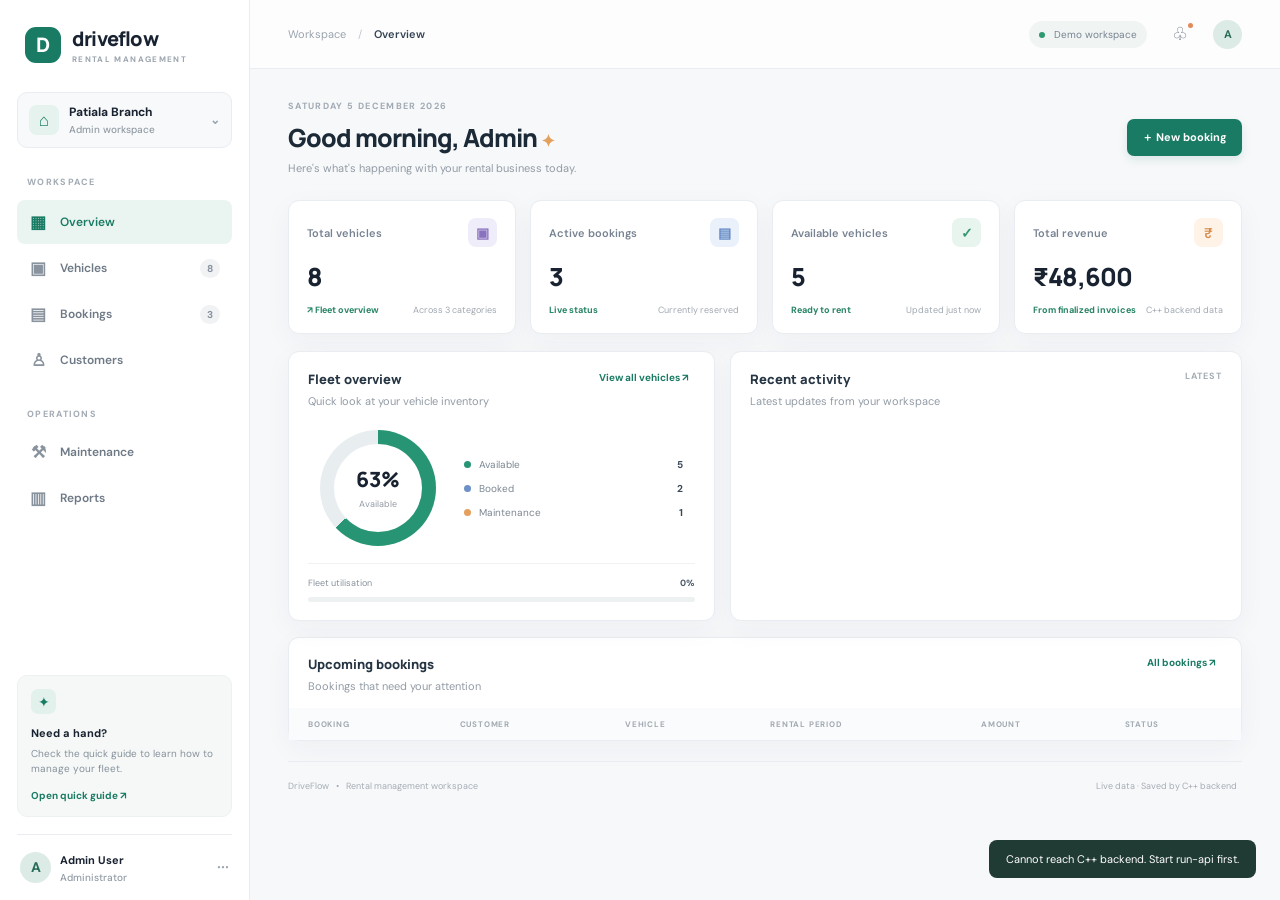
<file: frontend/index.html>
<!doctype html>
<html lang="en">
<head>
  <meta charset="UTF-8"><meta name="viewport" content="width=device-width, initial-scale=1.0">
  <title>DriveFlow — Rental Management</title>
  <link rel="preconnect" href="https://fonts.googleapis.com"><link rel="preconnect" href="https://fonts.gstatic.com" crossorigin>
  <link href="https://fonts.googleapis.com/css2?family=DM+Sans:wght@400;500;600;700&family=Manrope:wght@400;500;600;700;800&display=swap" rel="stylesheet">
  <link rel="stylesheet" href="styles.css">
</head>
<body>
<div class="app-shell">
  <aside class="sidebar" id="sidebar">
    <a class="brand" href="#dashboard"><span class="brand-mark">D</span><span>driveflow<small>RENTAL MANAGEMENT</small></span></a>
    <div class="workspace"><span class="workspace-icon">⌂</span><span>Patiala Branch<small>Admin workspace</small></span><span class="chevron">⌄</span></div>
    <div class="nav-label">WORKSPACE</div>
    <nav>
      <button class="nav-item active" data-page="dashboard"><span>▦</span>Overview</button>
      <button class="nav-item" data-page="vehicles"><span>▣</span>Vehicles <b id="nav-vehicle-count">8</b></button>
      <button class="nav-item" data-page="bookings"><span>▤</span>Bookings <b id="nav-booking-count">3</b></button>
      <button class="nav-item" data-page="customers"><span>♙</span>Customers</button>
      <div class="nav-label secondary">OPERATIONS</div>
      <button class="nav-item" data-page="maintenance"><span>⚒</span>Maintenance</button>
      <button class="nav-item" data-page="reports"><span>▥</span>Reports</button>
    </nav>
    <div class="sidebar-bottom"><div class="help-card"><div class="help-icon">✦</div><strong>Need a hand?</strong><p>Check the quick guide to learn how to manage your fleet.</p><button id="guide-btn">Open quick guide ↗</button></div><div class="profile"><div class="avatar">A</div><div><strong>Admin User</strong><small>Administrator</small></div><span class="dots">···</span></div></div>
  </aside>
  <main class="main-area">
    <header class="topbar"><button class="mobile-menu" id="mobile-menu">☰</button><div class="crumb">Workspace <span>/</span> <strong id="crumb-page">Overview</strong></div><div class="top-actions"><span class="live-pill"><i></i> Demo workspace</span><button class="icon-btn" title="Notifications">♧<em></em></button><div class="top-avatar">A</div></div></header>
    <section class="page active" id="page-dashboard">
      <div class="page-heading"><div><div class="eyebrow" id="dashboard-date"></div><h1 id="dashboard-greeting">Good morning, Admin <span>✦</span></h1><p>Here's what's happening with your rental business today.</p></div><button class="primary-btn" data-action="new-booking">＋ New booking</button></div>
      <div class="stats-grid">
        <article class="stat-card"><div class="stat-top"><span>Total vehicles</span><span class="stat-icon violet">▣</span></div><div class="stat-value" id="stat-vehicles">8</div><div class="stat-foot"><span class="trend positive">↗ Fleet overview</span><span>Across 3 categories</span></div></article>
        <article class="stat-card"><div class="stat-top"><span>Active bookings</span><span class="stat-icon blue">▤</span></div><div class="stat-value" id="stat-bookings">3</div><div class="stat-foot"><span class="trend positive">Live status</span><span>Currently reserved</span></div></article>
        <article class="stat-card"><div class="stat-top"><span>Available vehicles</span><span class="stat-icon green">✓</span></div><div class="stat-value" id="stat-available">5</div><div class="stat-foot"><span class="trend positive">Ready to rent</span><span>Updated just now</span></div></article>
        <article class="stat-card"><div class="stat-top"><span>Total revenue</span><span class="stat-icon orange">₹</span></div><div class="stat-value" id="stat-revenue">₹48,600</div><div class="stat-foot"><span class="trend positive">From finalized invoices</span><span>C++ backend data</span></div></article>
      </div>
      <div class="content-grid">
        <section class="panel fleet-panel"><div class="panel-heading"><div><h2>Fleet overview</h2><p>Quick look at your vehicle inventory</p></div><button class="text-btn" data-page="vehicles">View all vehicles ↗</button></div><div class="fleet-summary"><div class="fleet-ring"><div><strong id="fleet-percent">63%</strong><small>Available</small></div></div><div class="fleet-legend"><div><i class="dot green-dot"></i><span>Available</span><strong id="legend-available">5</strong></div><div><i class="dot blue-dot"></i><span>Booked</span><strong id="legend-booked">2</strong></div><div><i class="dot orange-dot"></i><span>Maintenance</span><strong id="legend-maintenance">1</strong></div></div></div><div class="fleet-progress"><div><span>Fleet utilisation</span><strong id="fleet-utilization">0%</strong></div><div class="progress-track"><span id="fleet-utilization-bar" style="width:0%"></span></div></div></section>
        <section class="panel activity-panel"><div class="panel-heading"><div><h2>Recent activity</h2><p>Latest updates from your workspace</p></div><span class="muted-label">LATEST</span></div><div class="activity-list" id="activity-list"></div></section>
      </div>
      <section class="panel table-panel"><div class="panel-heading"><div><h2>Upcoming bookings</h2><p>Bookings that need your attention</p></div><button class="text-btn" data-page="bookings">All bookings ↗</button></div><div class="table-wrap"><table><thead><tr><th>BOOKING</th><th>CUSTOMER</th><th>VEHICLE</th><th>RENTAL PERIOD</th><th>AMOUNT</th><th>STATUS</th></tr></thead><tbody id="upcoming-table"></tbody></table></div></section>
    </section>
    <section class="page" id="page-vehicles"><div class="page-heading"><div><div class="eyebrow">FLEET MANAGEMENT</div><h1>Your vehicles</h1><p>Manage your cars, bikes and vans in one place.</p></div><button class="primary-btn" id="add-vehicle">＋ Add vehicle</button></div><div class="toolbar"><div class="search-box">⌕ <input id="vehicle-search" placeholder="Search vehicles, models..."></div><select id="vehicle-filter"><option value="all">All vehicles</option><option>Available</option><option>Booked</option><option>Maintenance</option></select></div><div class="vehicle-grid" id="vehicle-grid"></div></section>
    <section class="page" id="page-bookings"><div class="page-heading"><div><div class="eyebrow">RESERVATIONS</div><h1>Bookings</h1><p>Track reservations, rental periods and booking status.</p></div><button class="primary-btn" data-action="new-booking">＋ New booking</button></div><div class="toolbar"><div class="search-box">⌕ <input id="booking-search" placeholder="Search booking or customer..."></div><select id="booking-filter"><option value="all">All statuses</option><option>Confirmed</option><option>Active</option><option>Completed</option><option>Cancelled</option></select></div><section class="panel table-panel"><div class="table-wrap"><table><thead><tr><th>BOOKING ID</th><th>CUSTOMER</th><th>VEHICLE</th><th>DATES</th><th>AMOUNT</th><th>STATUS</th><th></th></tr></thead><tbody id="bookings-table"></tbody></table></div></section></section>
    <section class="page" id="page-customers"><div class="page-heading"><div><div class="eyebrow">CUSTOMER DIRECTORY</div><h1>Customers</h1><p>Keep customer details and rental history organised.</p></div><button class="primary-btn" id="add-customer">＋ Add customer</button></div><div class="toolbar"><div class="search-box">⌕ <input id="customer-search" placeholder="Search name, email or phone..."></div></div><section class="panel table-panel"><div class="table-wrap"><table><thead><tr><th>CUSTOMER</th><th>EMAIL</th><th>PHONE</th><th>LICENCE</th><th>BOOKINGS</th><th>RENTAL STATUS</th><th>ACTIONS</th></tr></thead><tbody id="customers-table"></tbody></table></div></section></section>
    <section class="page" id="page-maintenance"><div class="page-heading"><div><div class="eyebrow">FLEET OPERATIONS</div><h1>Maintenance</h1><p>Monitor service schedules and vehicles needing attention.</p></div><button class="primary-btn" id="add-maintenance">＋ Add record</button></div><section class="panel table-panel"><div class="table-wrap"><table><thead><tr><th>VEHICLE</th><th>ISSUE / SERVICE</th><th>REPORTED</th><th>ESTIMATED COST</th><th>STATUS</th></tr></thead><tbody id="maintenance-table"></tbody></table></div></section></section>
    <section class="page" id="page-reports"><div class="page-heading"><div><div class="eyebrow">BUSINESS INSIGHTS</div><h1>Reports</h1><p>A snapshot of fleet performance and rental activity.</p></div><button class="secondary-btn" onclick="window.print()">↓ Export report</button></div><div class="report-grid"><div class="panel report-card"><span class="report-icon">₹</span><p>Total rental revenue</p><h2 id="report-revenue">₹0</h2><small>Finalized invoices · excludes deposits</small></div><div class="panel report-card"><span class="report-icon">▤</span><p>Total bookings</p><h2 id="report-bookings">12</h2><small>Across all statuses</small></div><div class="panel report-card"><span class="report-icon">♙</span><p>Registered customers</p><h2 id="report-customers">6</h2><small>In your workspace</small></div></div><section class="panel chart-panel"><div class="panel-heading"><div><h2>Monthly revenue</h2><p>Revenue from finalized invoices, grouped by invoice issue month.</p></div><span class="muted-label" id="chart-period">Last 12 months</span></div><div class="bar-chart" id="revenue-chart"></div></section></section>
    <footer>DriveFlow <span>•</span> Rental management workspace <span class="footer-right">Live data · Saved by C++ backend</span></footer>
  </main>
</div>
<div class="modal-backdrop" id="modal"><div class="modal"><div class="modal-head"><div><div class="eyebrow" id="modal-eyebrow">NEW ENTRY</div><h2 id="modal-title">Create booking</h2></div><button class="close-btn" id="close-modal">×</button></div><form id="modal-form"><div id="modal-fields" class="form-grid"></div><div id="modal-extra"></div><div class="modal-actions"><button type="button" class="secondary-btn" id="cancel-modal">Cancel</button><button class="primary-btn" type="submit" id="modal-submit">Save</button></div></form></div></div>
<div class="toast" id="toast"></div>
<script src="app.js"></script>
</body></html>
</file>
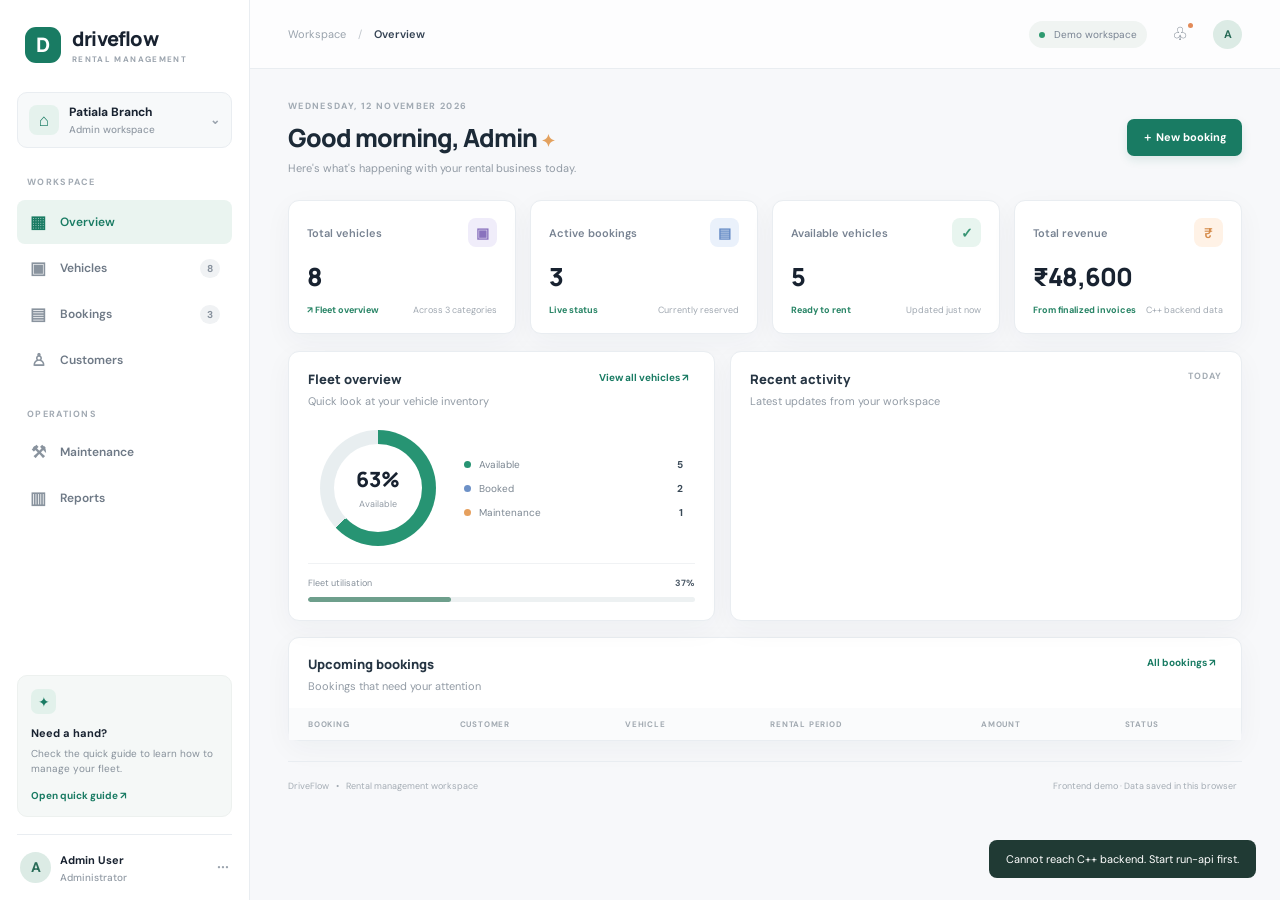
<file: smart-vehicle-rental/frontend/index.html>
<!doctype html>
<html lang="en">
<head>
  <meta charset="UTF-8"><meta name="viewport" content="width=device-width, initial-scale=1.0">
  <title>DriveFlow — Rental Management</title>
  <link rel="preconnect" href="https://fonts.googleapis.com"><link rel="preconnect" href="https://fonts.gstatic.com" crossorigin>
  <link href="https://fonts.googleapis.com/css2?family=DM+Sans:wght@400;500;600;700&family=Manrope:wght@400;500;600;700;800&display=swap" rel="stylesheet">
  <link rel="stylesheet" href="styles.css">
</head>
<body>
<div class="app-shell">
  <aside class="sidebar" id="sidebar">
    <a class="brand" href="#dashboard"><span class="brand-mark">D</span><span>driveflow<small>RENTAL MANAGEMENT</small></span></a>
    <div class="workspace"><span class="workspace-icon">⌂</span><span>Patiala Branch<small>Admin workspace</small></span><span class="chevron">⌄</span></div>
    <div class="nav-label">WORKSPACE</div>
    <nav>
      <button class="nav-item active" data-page="dashboard"><span>▦</span>Overview</button>
      <button class="nav-item" data-page="vehicles"><span>▣</span>Vehicles <b id="nav-vehicle-count">8</b></button>
      <button class="nav-item" data-page="bookings"><span>▤</span>Bookings <b id="nav-booking-count">3</b></button>
      <button class="nav-item" data-page="customers"><span>♙</span>Customers</button>
      <div class="nav-label secondary">OPERATIONS</div>
      <button class="nav-item" data-page="maintenance"><span>⚒</span>Maintenance</button>
      <button class="nav-item" data-page="reports"><span>▥</span>Reports</button>
    </nav>
    <div class="sidebar-bottom"><div class="help-card"><div class="help-icon">✦</div><strong>Need a hand?</strong><p>Check the quick guide to learn how to manage your fleet.</p><button id="guide-btn">Open quick guide ↗</button></div><div class="profile"><div class="avatar">A</div><div><strong>Admin User</strong><small>Administrator</small></div><span class="dots">···</span></div></div>
  </aside>
  <main class="main-area">
    <header class="topbar"><button class="mobile-menu" id="mobile-menu">☰</button><div class="crumb">Workspace <span>/</span> <strong id="crumb-page">Overview</strong></div><div class="top-actions"><span class="live-pill"><i></i> Demo workspace</span><button class="icon-btn" title="Notifications">♧<em></em></button><div class="top-avatar">A</div></div></header>
    <section class="page active" id="page-dashboard">
      <div class="page-heading"><div><div class="eyebrow">WEDNESDAY, 12 NOVEMBER 2026</div><h1>Good morning, Admin <span>✦</span></h1><p>Here's what's happening with your rental business today.</p></div><button class="primary-btn" data-action="new-booking">＋ New booking</button></div>
      <div class="stats-grid">
        <article class="stat-card"><div class="stat-top"><span>Total vehicles</span><span class="stat-icon violet">▣</span></div><div class="stat-value" id="stat-vehicles">8</div><div class="stat-foot"><span class="trend positive">↗ Fleet overview</span><span>Across 3 categories</span></div></article>
        <article class="stat-card"><div class="stat-top"><span>Active bookings</span><span class="stat-icon blue">▤</span></div><div class="stat-value" id="stat-bookings">3</div><div class="stat-foot"><span class="trend positive">Live status</span><span>Currently reserved</span></div></article>
        <article class="stat-card"><div class="stat-top"><span>Available vehicles</span><span class="stat-icon green">✓</span></div><div class="stat-value" id="stat-available">5</div><div class="stat-foot"><span class="trend positive">Ready to rent</span><span>Updated just now</span></div></article>
        <article class="stat-card"><div class="stat-top"><span>Total revenue</span><span class="stat-icon orange">₹</span></div><div class="stat-value" id="stat-revenue">₹48,600</div><div class="stat-foot"><span class="trend positive">From finalized invoices</span><span>C++ backend data</span></div></article>
      </div>
      <div class="content-grid">
        <section class="panel fleet-panel"><div class="panel-heading"><div><h2>Fleet overview</h2><p>Quick look at your vehicle inventory</p></div><button class="text-btn" data-page="vehicles">View all vehicles ↗</button></div><div class="fleet-summary"><div class="fleet-ring"><div><strong id="fleet-percent">63%</strong><small>Available</small></div></div><div class="fleet-legend"><div><i class="dot green-dot"></i><span>Available</span><strong id="legend-available">5</strong></div><div><i class="dot blue-dot"></i><span>Booked</span><strong id="legend-booked">2</strong></div><div><i class="dot orange-dot"></i><span>Maintenance</span><strong id="legend-maintenance">1</strong></div></div></div><div class="fleet-progress"><div><span>Fleet utilisation</span><strong>37%</strong></div><div class="progress-track"><span style="width:37%"></span></div></div></section>
        <section class="panel activity-panel"><div class="panel-heading"><div><h2>Recent activity</h2><p>Latest updates from your workspace</p></div><span class="muted-label">TODAY</span></div><div class="activity-list" id="activity-list"></div></section>
      </div>
      <section class="panel table-panel"><div class="panel-heading"><div><h2>Upcoming bookings</h2><p>Bookings that need your attention</p></div><button class="text-btn" data-page="bookings">All bookings ↗</button></div><div class="table-wrap"><table><thead><tr><th>BOOKING</th><th>CUSTOMER</th><th>VEHICLE</th><th>RENTAL PERIOD</th><th>AMOUNT</th><th>STATUS</th></tr></thead><tbody id="upcoming-table"></tbody></table></div></section>
    </section>
    <section class="page" id="page-vehicles"><div class="page-heading"><div><div class="eyebrow">FLEET MANAGEMENT</div><h1>Your vehicles</h1><p>Manage your cars, bikes and vans in one place.</p></div><button class="primary-btn" id="add-vehicle">＋ Add vehicle</button></div><div class="toolbar"><div class="search-box">⌕ <input id="vehicle-search" placeholder="Search vehicles, models..."></div><select id="vehicle-filter"><option value="all">All vehicles</option><option>Available</option><option>Booked</option><option>Maintenance</option></select></div><div class="vehicle-grid" id="vehicle-grid"></div></section>
    <section class="page" id="page-bookings"><div class="page-heading"><div><div class="eyebrow">RESERVATIONS</div><h1>Bookings</h1><p>Track reservations, rental periods and booking status.</p></div><button class="primary-btn" data-action="new-booking">＋ New booking</button></div><div class="toolbar"><div class="search-box">⌕ <input id="booking-search" placeholder="Search booking or customer..."></div><select id="booking-filter"><option value="all">All statuses</option><option>Confirmed</option><option>Active</option><option>Completed</option><option>Cancelled</option></select></div><section class="panel table-panel"><div class="table-wrap"><table><thead><tr><th>BOOKING ID</th><th>CUSTOMER</th><th>VEHICLE</th><th>DATES</th><th>AMOUNT</th><th>STATUS</th><th></th></tr></thead><tbody id="bookings-table"></tbody></table></div></section></section>
    <section class="page" id="page-customers"><div class="page-heading"><div><div class="eyebrow">CUSTOMER DIRECTORY</div><h1>Customers</h1><p>Keep customer details and rental history organised.</p></div><button class="primary-btn" id="add-customer">＋ Add customer</button></div><div class="toolbar"><div class="search-box">⌕ <input id="customer-search" placeholder="Search name, email or phone..."></div></div><section class="panel table-panel"><div class="table-wrap"><table><thead><tr><th>CUSTOMER</th><th>EMAIL</th><th>PHONE</th><th>LICENCE</th><th>BOOKINGS</th><th>STATUS</th></tr></thead><tbody id="customers-table"></tbody></table></div></section></section>
    <section class="page" id="page-maintenance"><div class="page-heading"><div><div class="eyebrow">FLEET OPERATIONS</div><h1>Maintenance</h1><p>Monitor service schedules and vehicles needing attention.</p></div><button class="primary-btn" id="add-maintenance">＋ Add record</button></div><section class="panel table-panel"><div class="table-wrap"><table><thead><tr><th>VEHICLE</th><th>ISSUE / SERVICE</th><th>REPORTED</th><th>ESTIMATED COST</th><th>STATUS</th></tr></thead><tbody id="maintenance-table"></tbody></table></div></section></section>
    <section class="page" id="page-reports"><div class="page-heading"><div><div class="eyebrow">BUSINESS INSIGHTS</div><h1>Reports</h1><p>A snapshot of fleet performance and rental activity.</p></div><button class="secondary-btn" onclick="window.print()">↓ Export report</button></div><div class="report-grid"><div class="panel report-card"><span class="report-icon">₹</span><p>Total rental revenue</p><h2 id="report-revenue">₹0</h2><small>Finalized invoices · excludes deposits</small></div><div class="panel report-card"><span class="report-icon">▤</span><p>Total bookings</p><h2 id="report-bookings">12</h2><small>Across all statuses</small></div><div class="panel report-card"><span class="report-icon">♙</span><p>Registered customers</p><h2 id="report-customers">6</h2><small>In your workspace</small></div></div><section class="panel chart-panel"><div class="panel-heading"><div><h2>Monthly revenue</h2><p>Illustrative revenue trend for the demo workspace</p></div><span class="muted-label">2026</span></div><div class="bar-chart" id="revenue-chart"></div></section></section>
    <footer>DriveFlow <span>•</span> Rental management workspace <span class="footer-right">Frontend demo · Data saved in this browser</span></footer>
  </main>
</div>
<div class="modal-backdrop" id="modal"><div class="modal"><div class="modal-head"><div><div class="eyebrow" id="modal-eyebrow">NEW ENTRY</div><h2 id="modal-title">Create booking</h2></div><button class="close-btn" id="close-modal">×</button></div><form id="modal-form"><div id="modal-fields" class="form-grid"></div><div class="modal-actions"><button type="button" class="secondary-btn" id="cancel-modal">Cancel</button><button class="primary-btn" type="submit" id="modal-submit">Save</button></div></form></div></div>
<div class="toast" id="toast"></div>
<script src="app.js"></script>
</body></html>
</file>
<file: frontend/styles.css>
:root{--ink:#182230;--muted:#788392;--line:#e9edf1;--bg:#f7f8fa;--green:#197b63;--green-light:#e8f5f0;--navy:#172b3d;--orange:#e89a51;--shadow:0 8px 28px rgba(23,43,61,.045)}*{box-sizing:border-box}body{margin:0;background:var(--bg);color:var(--ink);font-family:'DM Sans',sans-serif;font-size:14px}.app-shell{min-height:100vh}.sidebar{width:250px;background:#fff;border-right:1px solid var(--line);position:fixed;inset:0 auto 0 0;padding:25px 17px 16px;display:flex;flex-direction:column;z-index:5}.brand{display:flex;align-items:center;gap:11px;text-decoration:none;color:var(--ink);font:800 20px Manrope,sans-serif;letter-spacing:-.8px;padding:0 8px 28px}.brand-mark{width:36px;height:36px;background:var(--green);color:white;border-radius:11px;display:grid;place-items:center;font-size:20px}.brand small{display:block;font:700 8px 'DM Sans';letter-spacing:1.35px;color:#9aa3ad;margin-top:2px}.workspace{background:#f7f9fa;border:1px solid var(--line);border-radius:10px;padding:11px;display:flex;align-items:center;gap:10px;font-weight:700;font-size:12px}.workspace-icon{width:30px;height:30px;background:#e5f2ed;color:var(--green);display:grid;place-items:center;border-radius:8px;font-size:17px}.workspace small,.profile small{display:block;color:#929ba5;font-size:10px;font-weight:500;margin-top:3px}.chevron{margin-left:auto;color:#9aa3ad}.nav-label{font-size:9px;font-weight:700;letter-spacing:1.3px;color:#a2aab3;margin:28px 10px 10px}.nav-label.secondary{margin-top:26px}.nav-item{width:100%;border:0;background:none;padding:11px 12px;border-radius:8px;text-align:left;display:flex;align-items:center;gap:13px;color:#6e7986;font:600 12px 'DM Sans';cursor:pointer;margin:2px 0}.nav-item span{font-size:17px;width:18px;text-align:center;color:#89939e}.nav-item b{margin-left:auto;font-size:10px;background:#f0f2f4;border-radius:20px;padding:3px 7px;color:#87919d}.nav-item:hover,.nav-item.active{background:#eaf4f0;color:var(--green)}.nav-item.active span{color:var(--green)}.sidebar-bottom{margin-top:auto}.help-card{background:#f5f8f7;border:1px solid #edf1ef;padding:13px;border-radius:10px;margin-bottom:17px}.help-icon{width:25px;height:25px;background:#e2f1eb;border-radius:7px;color:var(--green);display:grid;place-items:center;margin-bottom:9px}.help-card strong{font-size:11px}.help-card p{font-size:10px;color:#87919b;line-height:1.5;margin:5px 0 9px}.help-card button{border:0;background:none;color:var(--green);font:700 10px 'DM Sans';padding:0;cursor:pointer}.profile{border-top:1px solid var(--line);padding:15px 3px 0;display:flex;align-items:center;gap:9px}.avatar,.top-avatar{width:31px;height:31px;background:#dcebe5;color:#286b57;border-radius:50%;display:grid;place-items:center;font-weight:700}.profile strong{font-size:11px}.dots{margin-left:auto;color:#9aa3ad;font-size:20px}.main-area{margin-left:250px;min-height:100vh;padding:0 38px;max-width:1800px}.topbar{height:69px;border-bottom:1px solid var(--line);display:flex;align-items:center;justify-content:space-between;margin:0 -38px;padding:0 38px;background:rgba(255,255,255,.75)}.crumb{font-size:11px;color:#9aa3ad}.crumb span{padding:0 9px;color:#c0c6cc}.crumb strong{color:#344253;font-weight:600}.top-actions{display:flex;align-items:center;gap:19px}.live-pill{font-size:10px;color:#788392;background:#f0f4f2;padding:7px 10px;border-radius:20px}.live-pill i{display:inline-block;width:6px;height:6px;background:#2e9a70;border-radius:50%;margin-right:6px}.icon-btn{border:0;background:none;font-size:18px;color:#6e7986;position:relative}.icon-btn em{position:absolute;width:5px;height:5px;border-radius:50%;background:#e28a58;top:1px;right:1px}.top-avatar{width:29px;height:29px;font-size:11px}.page{display:none;padding-top:31px}.page.active{display:block}.page-heading{display:flex;align-items:center;justify-content:space-between;margin-bottom:25px}.eyebrow{font-size:9px;letter-spacing:1.35px;color:#a1aab3;font-weight:700;margin-bottom:8px}.page-heading h1{font:800 25px Manrope,sans-serif;letter-spacing:-1px;margin:0;color:#1c2a37}.page-heading h1 span{font-size:17px;color:#e3a15e}.page-heading p,.panel-heading p{margin:6px 0 0;color:#929ba5;font-size:11px}.primary-btn,.secondary-btn{border:0;border-radius:7px;padding:11px 15px;font:700 11px 'DM Sans';cursor:pointer;transition:.18s}.primary-btn{background:var(--green);color:white;box-shadow:0 4px 10px #197b6320}.primary-btn:hover{background:#126650;transform:translateY(-1px)}.secondary-btn{background:white;color:#526171;border:1px solid var(--line)}.stats-grid{display:grid;grid-template-columns:repeat(4,1fr);gap:14px;margin-bottom:17px}.stat-card,.panel{background:#fff;border:1px solid var(--line);border-radius:11px;box-shadow:var(--shadow)}.stat-card{padding:17px 18px}.stat-top{display:flex;justify-content:space-between;align-items:center;color:#788392;font-size:11px;font-weight:600}.stat-icon{width:29px;height:29px;border-radius:8px;display:grid;place-items:center;font-size:14px}.violet{background:#f0edfa;color:#8972bd}.blue{background:#eaf1fb;color:#648ac5}.green{background:#e8f5ef;color:#389574}.orange{background:#fff2e6;color:#d58c4c}.stat-value{font:800 25px Manrope,sans-serif;letter-spacing:-.8px;margin:12px 0 10px}.stat-foot{display:flex;justify-content:space-between;gap:5px;font-size:9px;color:#a0a8b1}.trend{font-weight:700}.positive{color:#278465}.content-grid{display:grid;grid-template-columns:1fr 1.2fr;gap:15px;margin-bottom:16px}.panel{padding:18px 19px}.panel-heading{display:flex;align-items:flex-start;justify-content:space-between}.panel-heading h2{font:800 13px Manrope,sans-serif;margin:0;color:#263543}.text-btn{border:0;background:none;color:var(--green);font:700 10px 'DM Sans';cursor:pointer}.muted-label{font-size:9px;letter-spacing:1px;color:#a4acb4;font-weight:700}.fleet-summary{display:flex;align-items:center;gap:28px;padding:22px 12px 17px}.fleet-ring{width:116px;height:116px;border-radius:50%;background:conic-gradient(#279473 0 63%,#e8eef0 63% 100%);display:grid;place-items:center;position:relative}.fleet-ring:before{content:'';position:absolute;width:88px;height:88px;background:white;border-radius:50%}.fleet-ring>div{position:relative;text-align:center}.fleet-ring strong{display:block;font:800 21px Manrope}.fleet-ring small{font-size:9px;color:#929ba5}.fleet-legend{flex:1}.fleet-legend div{display:flex;align-items:center;margin:11px 0;font-size:10px;color:#7c8792}.fleet-legend strong{margin-left:auto;color:#394957}.dot{width:7px;height:7px;border-radius:50%;margin-right:8px}.green-dot{background:#279473}.blue-dot{background:#6d91c7}.orange-dot{background:#e6a05e}.fleet-progress{border-top:1px solid #f0f2f4;padding-top:13px}.fleet-progress>div:first-child{display:flex;justify-content:space-between;font-size:9px;color:#87919b;margin-bottom:8px}.fleet-progress strong{color:#4a5866}.progress-track{height:5px;background:#edf1f2;border-radius:8px;overflow:hidden}.progress-track span{height:100%;display:block;background:#6e9f8c;border-radius:8px}.activity-list{padding-top:11px}.activity-item{display:flex;align-items:flex-start;gap:10px;padding:10px 0;border-bottom:1px solid #f1f3f5}.activity-item:last-child{border:0}.activity-symbol{width:27px;height:27px;border-radius:8px;display:grid;place-items:center;background:#edf5f1;color:#37866b;font-size:12px;flex:none}.activity-item strong{font-size:10px;display:block;font-weight:700}.activity-item p{font-size:9px;color:#929ba5;margin:3px 0 0}.activity-item time{margin-left:auto;white-space:nowrap;font-size:9px;color:#aab1b8}.table-panel{padding:17px 0 0;margin-bottom:20px}.table-panel .panel-heading{padding:0 19px 15px}.table-wrap{overflow-x:auto}table{width:100%;border-collapse:collapse;white-space:nowrap}th{text-align:left;padding:11px 15px;background:#fafbfc;color:#a1a9b1;font-size:8px;letter-spacing:.8px;font-weight:700}td{padding:13px 15px;border-top:1px solid #f0f2f4;font-size:10px;color:#697582}td:first-child,th:first-child{padding-left:19px}.table-strong{font-weight:700;color:#354452}.subtext{display:block;font-size:9px;color:#a0a8b1;margin-top:3px}.status{display:inline-block;border-radius:20px;padding:5px 8px;font-size:9px;font-weight:700}.status.available,.status.confirmed,.status.completed{background:#eaf5ef;color:#318266}.status.booked,.status.active{background:#edf2fa;color:#6484b5}.status.maintenance,.status.pending{background:#fff3e7;color:#c88849}.status.cancelled{background:#fceeee;color:#bd6969}.toolbar{display:flex;gap:10px;margin:0 0 16px}.search-box{height:37px;display:flex;align-items:center;gap:9px;background:#fff;border:1px solid var(--line);border-radius:7px;padding:0 11px;color:#9ba5af;min-width:260px}.search-box input{border:0;outline:0;font:11px 'DM Sans';width:100%;color:var(--ink)}select{height:37px;border:1px solid var(--line);border-radius:7px;background:#fff;padding:0 12px;color:#687582;font:11px 'DM Sans';outline:0}.vehicle-grid{display:grid;grid-template-columns:repeat(3,1fr);gap:14px}.vehicle-card{background:#fff;border:1px solid var(--line);border-radius:11px;overflow:hidden;box-shadow:var(--shadow)}.vehicle-art{height:135px;background:linear-gradient(135deg,#eaf0ed,#f5f6f4);display:grid;place-items:center;position:relative;font-size:64px}.vehicle-art .status{position:absolute;top:12px;left:12px}.vehicle-info{padding:14px}.vehicle-info h3{font:800 13px Manrope;margin:0}.vehicle-info p{font-size:10px;color:#929ba5;margin:4px 0 13px}.vehicle-meta{display:flex;justify-content:space-between;border-top:1px solid #f0f2f4;padding-top:11px;color:#87919b;font-size:9px}.vehicle-meta strong{font-size:12px;color:#293947}.vehicle-actions{display:flex;gap:7px;margin-top:12px}.vehicle-actions button{flex:1;padding:8px;border-radius:6px;border:1px solid var(--line);background:white;color:#617080;font:600 9px 'DM Sans';cursor:pointer}.vehicle-actions button:first-child{color:var(--green);border-color:#d9e9e2}.report-grid{display:grid;grid-template-columns:repeat(3,1fr);gap:14px;margin-bottom:15px}.report-card p{font-size:10px;color:#87919b;margin:12px 0 7px}.report-card h2{font:800 24px Manrope;margin:0 0 6px}.report-card small{font-size:9px;color:#a2aab2}.report-icon{width:30px;height:30px;display:grid;place-items:center;border-radius:8px;background:#eaf4ef;color:var(--green)}.chart-panel{margin-bottom:25px}.bar-chart{height:190px;display:flex;align-items:flex-end;justify-content:space-around;padding:20px 12px 0;gap:14px}.bar-col{height:100%;display:flex;flex-direction:column;justify-content:flex-end;align-items:center;gap:8px;flex:1}.bar{width:min(38px,75%);background:#dcebe4;border-radius:5px 5px 0 0;min-height:10px;position:relative}.bar.highlight{background:#268467}.bar-col small{font-size:9px;color:#9aa3ad}.bar-col em{font-style:normal;font-size:8px;color:#7c8792}.main-area footer{padding:18px 0 22px;color:#a4acb4;font-size:9px;border-top:1px solid var(--line)}footer span{padding:0 5px}.footer-right{float:right}.modal-backdrop{position:fixed;inset:0;background:#12233370;display:none;align-items:center;justify-content:center;padding:20px;z-index:20}.modal-backdrop.show{display:flex}.modal{background:white;border-radius:13px;width:min(510px,100%);padding:22px;box-shadow:0 25px 80px #152b3d35}.modal-head{display:flex;justify-content:space-between;margin-bottom:20px}.modal-head h2{font:800 19px Manrope;margin:0}.close-btn{border:0;background:#f2f4f5;border-radius:50%;width:29px;height:29px;font-size:20px;color:#73808b;cursor:pointer}.form-grid{display:grid;grid-template-columns:1fr 1fr;gap:13px}.field{display:flex;flex-direction:column;gap:6px}.field.full{grid-column:1/-1}.field label{font-size:10px;color:#6e7986;font-weight:700}.field input,.field select{width:100%;height:38px;border:1px solid var(--line);border-radius:6px;padding:0 10px;font:11px 'DM Sans';outline:0}.field input:focus,.field select:focus{border-color:#78a995}.modal-actions{display:flex;justify-content:flex-end;gap:8px;margin-top:22px}.toast{position:fixed;bottom:22px;right:24px;background:#203a34;color:white;padding:12px 17px;border-radius:8px;font-size:11px;opacity:0;transform:translateY(10px);transition:.2s;pointer-events:none;z-index:30}.toast.show{opacity:1;transform:translateY(0)}.mobile-menu{display:none;border:0;background:none;font-size:18px;color:#526171}
@media(max-width:1100px){.main-area{padding:0 24px;margin-left:225px}.topbar{margin:0 -24px;padding:0 24px}.sidebar{width:225px}.stats-grid{grid-template-columns:repeat(2,1fr)}.vehicle-grid{grid-template-columns:repeat(2,1fr)}}@media(max-width:760px){.sidebar{transform:translateX(-100%);transition:.2s;width:250px;box-shadow:10px 0 30px #1b2b3810}.sidebar.open{transform:translateX(0)}.main-area{margin-left:0;padding:0 16px}.topbar{margin:0 -16px;padding:0 16px;height:58px}.mobile-menu{display:block}.crumb{margin-right:auto;margin-left:12px}.live-pill{display:none}.page{padding-top:23px}.page-heading{align-items:flex-start;gap:12px}.page-heading h1{font-size:21px}.page-heading p{max-width:250px;line-height:1.5}.page-heading>.primary-btn,.page-heading>.secondary-btn{white-space:nowrap;padding:10px;font-size:10px}.stats-grid{gap:9px}.stat-card{padding:13px}.stat-value{font-size:22px}.stat-foot{flex-direction:column;gap:3px}.content-grid{grid-template-columns:1fr}.fleet-summary{justify-content:center}.vehicle-grid{grid-template-columns:1fr}.report-grid{grid-template-columns:1fr}.toolbar{flex-wrap:wrap}.search-box{flex:1;min-width:180px}.footer-right{float:none;display:block;margin-top:6px}.form-grid{grid-template-columns:1fr}.field.full{grid-column:auto}}

.quote-preview{margin:16px 0 4px;padding:16px;border:1px solid #dce7e5;border-radius:14px;background:#f7fbfa;color:#526274}.quote-total{display:flex;justify-content:space-between;align-items:center;font-size:14px}.quote-total strong{color:#147e68;font-size:22px}.quote-lines{display:flex;gap:8px 18px;flex-wrap:wrap;margin:10px 0;color:#667789;font-size:12px}.quote-preview details{margin:10px 0;font-size:12px}.quote-preview summary{cursor:pointer;font-weight:600}.quote-preview ul{max-height:130px;overflow:auto;padding-left:20px}.quote-preview small{color:#768696}.field textarea{width:100%;min-height:78px;padding:10px 12px;border:1px solid #dfe5eb;border-radius:10px;font:inherit;resize:vertical}.field select[multiple]{min-height:86px}.status.registered,.status.upcoming,.status.on{background:#edf2f7;color:#526274}

.modal{max-height:calc(100vh - 40px);overflow-y:auto}
</file>
<file: smart-vehicle-rental/frontend/styles.css>
:root{--ink:#182230;--muted:#788392;--line:#e9edf1;--bg:#f7f8fa;--green:#197b63;--green-light:#e8f5f0;--navy:#172b3d;--orange:#e89a51;--shadow:0 8px 28px rgba(23,43,61,.045)}*{box-sizing:border-box}body{margin:0;background:var(--bg);color:var(--ink);font-family:'DM Sans',sans-serif;font-size:14px}.app-shell{min-height:100vh}.sidebar{width:250px;background:#fff;border-right:1px solid var(--line);position:fixed;inset:0 auto 0 0;padding:25px 17px 16px;display:flex;flex-direction:column;z-index:5}.brand{display:flex;align-items:center;gap:11px;text-decoration:none;color:var(--ink);font:800 20px Manrope,sans-serif;letter-spacing:-.8px;padding:0 8px 28px}.brand-mark{width:36px;height:36px;background:var(--green);color:white;border-radius:11px;display:grid;place-items:center;font-size:20px}.brand small{display:block;font:700 8px 'DM Sans';letter-spacing:1.35px;color:#9aa3ad;margin-top:2px}.workspace{background:#f7f9fa;border:1px solid var(--line);border-radius:10px;padding:11px;display:flex;align-items:center;gap:10px;font-weight:700;font-size:12px}.workspace-icon{width:30px;height:30px;background:#e5f2ed;color:var(--green);display:grid;place-items:center;border-radius:8px;font-size:17px}.workspace small,.profile small{display:block;color:#929ba5;font-size:10px;font-weight:500;margin-top:3px}.chevron{margin-left:auto;color:#9aa3ad}.nav-label{font-size:9px;font-weight:700;letter-spacing:1.3px;color:#a2aab3;margin:28px 10px 10px}.nav-label.secondary{margin-top:26px}.nav-item{width:100%;border:0;background:none;padding:11px 12px;border-radius:8px;text-align:left;display:flex;align-items:center;gap:13px;color:#6e7986;font:600 12px 'DM Sans';cursor:pointer;margin:2px 0}.nav-item span{font-size:17px;width:18px;text-align:center;color:#89939e}.nav-item b{margin-left:auto;font-size:10px;background:#f0f2f4;border-radius:20px;padding:3px 7px;color:#87919d}.nav-item:hover,.nav-item.active{background:#eaf4f0;color:var(--green)}.nav-item.active span{color:var(--green)}.sidebar-bottom{margin-top:auto}.help-card{background:#f5f8f7;border:1px solid #edf1ef;padding:13px;border-radius:10px;margin-bottom:17px}.help-icon{width:25px;height:25px;background:#e2f1eb;border-radius:7px;color:var(--green);display:grid;place-items:center;margin-bottom:9px}.help-card strong{font-size:11px}.help-card p{font-size:10px;color:#87919b;line-height:1.5;margin:5px 0 9px}.help-card button{border:0;background:none;color:var(--green);font:700 10px 'DM Sans';padding:0;cursor:pointer}.profile{border-top:1px solid var(--line);padding:15px 3px 0;display:flex;align-items:center;gap:9px}.avatar,.top-avatar{width:31px;height:31px;background:#dcebe5;color:#286b57;border-radius:50%;display:grid;place-items:center;font-weight:700}.profile strong{font-size:11px}.dots{margin-left:auto;color:#9aa3ad;font-size:20px}.main-area{margin-left:250px;min-height:100vh;padding:0 38px;max-width:1800px}.topbar{height:69px;border-bottom:1px solid var(--line);display:flex;align-items:center;justify-content:space-between;margin:0 -38px;padding:0 38px;background:rgba(255,255,255,.75)}.crumb{font-size:11px;color:#9aa3ad}.crumb span{padding:0 9px;color:#c0c6cc}.crumb strong{color:#344253;font-weight:600}.top-actions{display:flex;align-items:center;gap:19px}.live-pill{font-size:10px;color:#788392;background:#f0f4f2;padding:7px 10px;border-radius:20px}.live-pill i{display:inline-block;width:6px;height:6px;background:#2e9a70;border-radius:50%;margin-right:6px}.icon-btn{border:0;background:none;font-size:18px;color:#6e7986;position:relative}.icon-btn em{position:absolute;width:5px;height:5px;border-radius:50%;background:#e28a58;top:1px;right:1px}.top-avatar{width:29px;height:29px;font-size:11px}.page{display:none;padding-top:31px}.page.active{display:block}.page-heading{display:flex;align-items:center;justify-content:space-between;margin-bottom:25px}.eyebrow{font-size:9px;letter-spacing:1.35px;color:#a1aab3;font-weight:700;margin-bottom:8px}.page-heading h1{font:800 25px Manrope,sans-serif;letter-spacing:-1px;margin:0;color:#1c2a37}.page-heading h1 span{font-size:17px;color:#e3a15e}.page-heading p,.panel-heading p{margin:6px 0 0;color:#929ba5;font-size:11px}.primary-btn,.secondary-btn{border:0;border-radius:7px;padding:11px 15px;font:700 11px 'DM Sans';cursor:pointer;transition:.18s}.primary-btn{background:var(--green);color:white;box-shadow:0 4px 10px #197b6320}.primary-btn:hover{background:#126650;transform:translateY(-1px)}.secondary-btn{background:white;color:#526171;border:1px solid var(--line)}.stats-grid{display:grid;grid-template-columns:repeat(4,1fr);gap:14px;margin-bottom:17px}.stat-card,.panel{background:#fff;border:1px solid var(--line);border-radius:11px;box-shadow:var(--shadow)}.stat-card{padding:17px 18px}.stat-top{display:flex;justify-content:space-between;align-items:center;color:#788392;font-size:11px;font-weight:600}.stat-icon{width:29px;height:29px;border-radius:8px;display:grid;place-items:center;font-size:14px}.violet{background:#f0edfa;color:#8972bd}.blue{background:#eaf1fb;color:#648ac5}.green{background:#e8f5ef;color:#389574}.orange{background:#fff2e6;color:#d58c4c}.stat-value{font:800 25px Manrope,sans-serif;letter-spacing:-.8px;margin:12px 0 10px}.stat-foot{display:flex;justify-content:space-between;gap:5px;font-size:9px;color:#a0a8b1}.trend{font-weight:700}.positive{color:#278465}.content-grid{display:grid;grid-template-columns:1fr 1.2fr;gap:15px;margin-bottom:16px}.panel{padding:18px 19px}.panel-heading{display:flex;align-items:flex-start;justify-content:space-between}.panel-heading h2{font:800 13px Manrope,sans-serif;margin:0;color:#263543}.text-btn{border:0;background:none;color:var(--green);font:700 10px 'DM Sans';cursor:pointer}.muted-label{font-size:9px;letter-spacing:1px;color:#a4acb4;font-weight:700}.fleet-summary{display:flex;align-items:center;gap:28px;padding:22px 12px 17px}.fleet-ring{width:116px;height:116px;border-radius:50%;background:conic-gradient(#279473 0 63%,#e8eef0 63% 100%);display:grid;place-items:center;position:relative}.fleet-ring:before{content:'';position:absolute;width:88px;height:88px;background:white;border-radius:50%}.fleet-ring>div{position:relative;text-align:center}.fleet-ring strong{display:block;font:800 21px Manrope}.fleet-ring small{font-size:9px;color:#929ba5}.fleet-legend{flex:1}.fleet-legend div{display:flex;align-items:center;margin:11px 0;font-size:10px;color:#7c8792}.fleet-legend strong{margin-left:auto;color:#394957}.dot{width:7px;height:7px;border-radius:50%;margin-right:8px}.green-dot{background:#279473}.blue-dot{background:#6d91c7}.orange-dot{background:#e6a05e}.fleet-progress{border-top:1px solid #f0f2f4;padding-top:13px}.fleet-progress>div:first-child{display:flex;justify-content:space-between;font-size:9px;color:#87919b;margin-bottom:8px}.fleet-progress strong{color:#4a5866}.progress-track{height:5px;background:#edf1f2;border-radius:8px;overflow:hidden}.progress-track span{height:100%;display:block;background:#6e9f8c;border-radius:8px}.activity-list{padding-top:11px}.activity-item{display:flex;align-items:flex-start;gap:10px;padding:10px 0;border-bottom:1px solid #f1f3f5}.activity-item:last-child{border:0}.activity-symbol{width:27px;height:27px;border-radius:8px;display:grid;place-items:center;background:#edf5f1;color:#37866b;font-size:12px;flex:none}.activity-item strong{font-size:10px;display:block;font-weight:700}.activity-item p{font-size:9px;color:#929ba5;margin:3px 0 0}.activity-item time{margin-left:auto;white-space:nowrap;font-size:9px;color:#aab1b8}.table-panel{padding:17px 0 0;margin-bottom:20px}.table-panel .panel-heading{padding:0 19px 15px}.table-wrap{overflow-x:auto}table{width:100%;border-collapse:collapse;white-space:nowrap}th{text-align:left;padding:11px 15px;background:#fafbfc;color:#a1a9b1;font-size:8px;letter-spacing:.8px;font-weight:700}td{padding:13px 15px;border-top:1px solid #f0f2f4;font-size:10px;color:#697582}td:first-child,th:first-child{padding-left:19px}.table-strong{font-weight:700;color:#354452}.subtext{display:block;font-size:9px;color:#a0a8b1;margin-top:3px}.status{display:inline-block;border-radius:20px;padding:5px 8px;font-size:9px;font-weight:700}.status.available,.status.confirmed,.status.completed{background:#eaf5ef;color:#318266}.status.booked,.status.active{background:#edf2fa;color:#6484b5}.status.maintenance,.status.pending{background:#fff3e7;color:#c88849}.status.cancelled{background:#fceeee;color:#bd6969}.toolbar{display:flex;gap:10px;margin:0 0 16px}.search-box{height:37px;display:flex;align-items:center;gap:9px;background:#fff;border:1px solid var(--line);border-radius:7px;padding:0 11px;color:#9ba5af;min-width:260px}.search-box input{border:0;outline:0;font:11px 'DM Sans';width:100%;color:var(--ink)}select{height:37px;border:1px solid var(--line);border-radius:7px;background:#fff;padding:0 12px;color:#687582;font:11px 'DM Sans';outline:0}.vehicle-grid{display:grid;grid-template-columns:repeat(3,1fr);gap:14px}.vehicle-card{background:#fff;border:1px solid var(--line);border-radius:11px;overflow:hidden;box-shadow:var(--shadow)}.vehicle-art{height:135px;background:linear-gradient(135deg,#eaf0ed,#f5f6f4);display:grid;place-items:center;position:relative;font-size:64px}.vehicle-art .status{position:absolute;top:12px;left:12px}.vehicle-info{padding:14px}.vehicle-info h3{font:800 13px Manrope;margin:0}.vehicle-info p{font-size:10px;color:#929ba5;margin:4px 0 13px}.vehicle-meta{display:flex;justify-content:space-between;border-top:1px solid #f0f2f4;padding-top:11px;color:#87919b;font-size:9px}.vehicle-meta strong{font-size:12px;color:#293947}.vehicle-actions{display:flex;gap:7px;margin-top:12px}.vehicle-actions button{flex:1;padding:8px;border-radius:6px;border:1px solid var(--line);background:white;color:#617080;font:600 9px 'DM Sans';cursor:pointer}.vehicle-actions button:first-child{color:var(--green);border-color:#d9e9e2}.report-grid{display:grid;grid-template-columns:repeat(3,1fr);gap:14px;margin-bottom:15px}.report-card p{font-size:10px;color:#87919b;margin:12px 0 7px}.report-card h2{font:800 24px Manrope;margin:0 0 6px}.report-card small{font-size:9px;color:#a2aab2}.report-icon{width:30px;height:30px;display:grid;place-items:center;border-radius:8px;background:#eaf4ef;color:var(--green)}.chart-panel{margin-bottom:25px}.bar-chart{height:190px;display:flex;align-items:flex-end;justify-content:space-around;padding:20px 12px 0;gap:14px}.bar-col{height:100%;display:flex;flex-direction:column;justify-content:flex-end;align-items:center;gap:8px;flex:1}.bar{width:min(38px,75%);background:#dcebe4;border-radius:5px 5px 0 0;min-height:10px;position:relative}.bar.highlight{background:#268467}.bar-col small{font-size:9px;color:#9aa3ad}.bar-col em{font-style:normal;font-size:8px;color:#7c8792}.main-area footer{padding:18px 0 22px;color:#a4acb4;font-size:9px;border-top:1px solid var(--line)}footer span{padding:0 5px}.footer-right{float:right}.modal-backdrop{position:fixed;inset:0;background:#12233370;display:none;align-items:center;justify-content:center;padding:20px;z-index:20}.modal-backdrop.show{display:flex}.modal{background:white;border-radius:13px;width:min(510px,100%);padding:22px;box-shadow:0 25px 80px #152b3d35}.modal-head{display:flex;justify-content:space-between;margin-bottom:20px}.modal-head h2{font:800 19px Manrope;margin:0}.close-btn{border:0;background:#f2f4f5;border-radius:50%;width:29px;height:29px;font-size:20px;color:#73808b;cursor:pointer}.form-grid{display:grid;grid-template-columns:1fr 1fr;gap:13px}.field{display:flex;flex-direction:column;gap:6px}.field.full{grid-column:1/-1}.field label{font-size:10px;color:#6e7986;font-weight:700}.field input,.field select{width:100%;height:38px;border:1px solid var(--line);border-radius:6px;padding:0 10px;font:11px 'DM Sans';outline:0}.field input:focus,.field select:focus{border-color:#78a995}.modal-actions{display:flex;justify-content:flex-end;gap:8px;margin-top:22px}.toast{position:fixed;bottom:22px;right:24px;background:#203a34;color:white;padding:12px 17px;border-radius:8px;font-size:11px;opacity:0;transform:translateY(10px);transition:.2s;pointer-events:none;z-index:30}.toast.show{opacity:1;transform:translateY(0)}.mobile-menu{display:none;border:0;background:none;font-size:18px;color:#526171}
@media(max-width:1100px){.main-area{padding:0 24px;margin-left:225px}.topbar{margin:0 -24px;padding:0 24px}.sidebar{width:225px}.stats-grid{grid-template-columns:repeat(2,1fr)}.vehicle-grid{grid-template-columns:repeat(2,1fr)}}@media(max-width:760px){.sidebar{transform:translateX(-100%);transition:.2s;width:250px;box-shadow:10px 0 30px #1b2b3810}.sidebar.open{transform:translateX(0)}.main-area{margin-left:0;padding:0 16px}.topbar{margin:0 -16px;padding:0 16px;height:58px}.mobile-menu{display:block}.crumb{margin-right:auto;margin-left:12px}.live-pill{display:none}.page{padding-top:23px}.page-heading{align-items:flex-start;gap:12px}.page-heading h1{font-size:21px}.page-heading p{max-width:250px;line-height:1.5}.page-heading>.primary-btn,.page-heading>.secondary-btn{white-space:nowrap;padding:10px;font-size:10px}.stats-grid{gap:9px}.stat-card{padding:13px}.stat-value{font-size:22px}.stat-foot{flex-direction:column;gap:3px}.content-grid{grid-template-columns:1fr}.fleet-summary{justify-content:center}.vehicle-grid{grid-template-columns:1fr}.report-grid{grid-template-columns:1fr}.toolbar{flex-wrap:wrap}.search-box{flex:1;min-width:180px}.footer-right{float:none;display:block;margin-top:6px}.form-grid{grid-template-columns:1fr}.field.full{grid-column:auto}}
</file>
